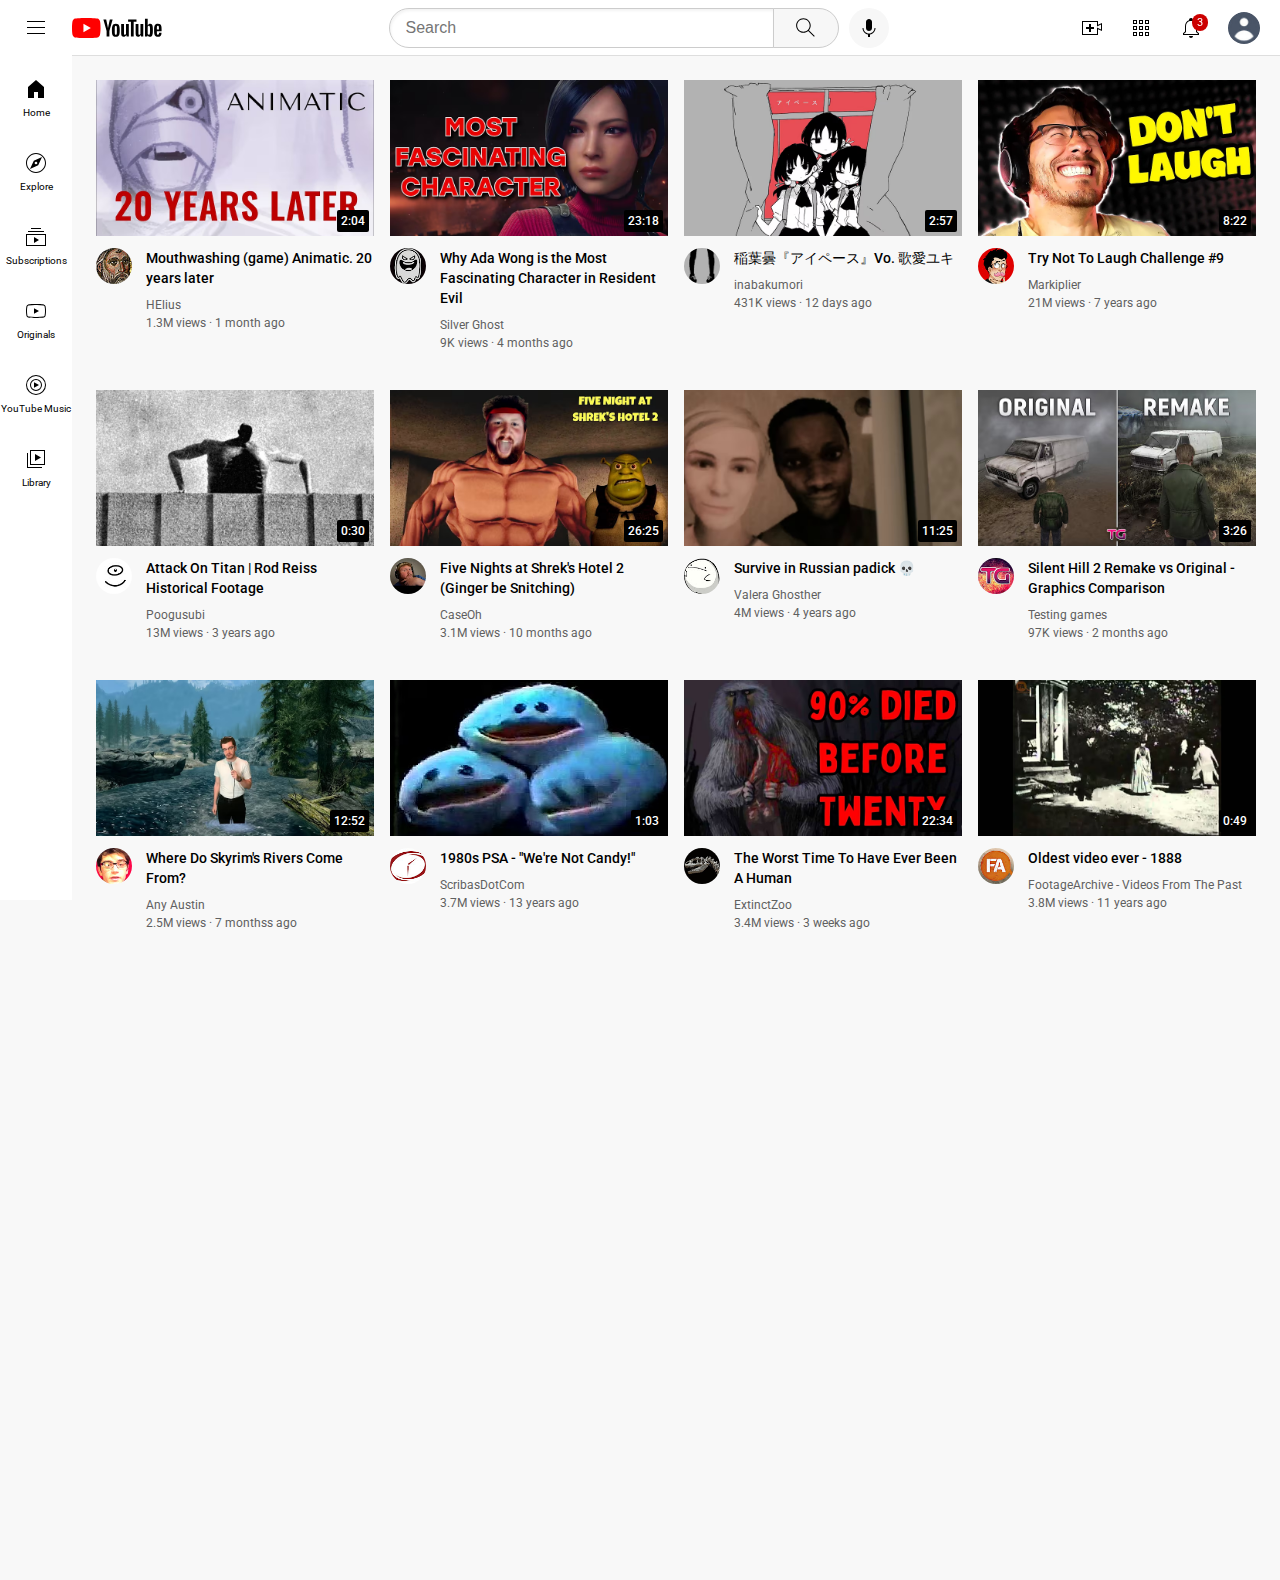
<file: index.html>
<!DOCTYPE html>
<html>
  <head>
    <title>YouTube.com Clone</title>
    
    <link rel="preconnect" href="https://fonts.googleapis.com">
    <link rel="preconnect" href="https://fonts.gstatic.com" crossorigin>
    <link href="https://fonts.googleapis.com/css2?family=Roboto:wght@400;500;700&display=swap" rel="stylesheet">
    
    <link rel="stylesheet" href="styles/general.css">
    <link rel="stylesheet" href="styles/header.css">
    <link rel="stylesheet" href="styles/video.css">
    <link rel="stylesheet" href="styles/sidebar.css">
  </head>
  <body>
    <header class="header">
      <div class="left-section">
        <img class="hamburger-menu" src="icons/hamburger-menu.svg">
        <img class="youtube-logo" src="icons/youtube-logo.svg">
      </div>
      <div class="middle-section">
        <input class="search-bar" type="text" placeholder="Search">
        <button class="search-button">
          <img class="search-icon" src="icons/search.svg">
          <div class="tooltip">Search</div>
        </button>
        <!-- Put position absolute inside position relative -->
        <button class="voice-search-button">
          <img class="voice-search-icon" src="icons/voice-search-icon.svg">
          <div class="tooltip">Search with your voice</div>
        </button>
      </div>
      <div class="right-section">
        <div class="upload-icon-container">
          <img class="upload-icon" src="icons/upload.svg">
          <div class="tooltip">Create</div>
        </div>
        <div class="youtube-apps-icon-container">
          <img class="youtube-apps-icon" src="icons/youtube-apps.svg">
          <div class="tooltip">YouTube apps</div>
        </div>
        <div class="notifications-icon-container">
          <img class="notifications-icon" src="icons/notifications.svg">
          <div class="notifications-count">3</div>
          <div class="tooltip">Notifications</div>
        </div>
        <img class="current-user-picture" src="channel-pics/channels4_profileyoutube.jpg">
      </div>
    </header>

    <nav class="sidebar">
      <div class="sidebar-link">
        <img src="icons/home.svg">
        <div>Home</div>
      </div>
      <div class="sidebar-link">
        <img src="icons/explore.svg">
        <div>Explore</div>
      </div>
      <div class="sidebar-link">
        <img src="icons/subscriptions.svg">
        <div>Subscriptions</div>
      </div>
      <div class="sidebar-link">
        <img src="icons/originals.svg">
        <div>Originals</div>
      </div>
      <div class="sidebar-link">
        <img src="icons/youtube-music.svg">
        <div>YouTube Music</div>
      </div>
      <div class="sidebar-link">
        <img src="icons/library.svg">
        <div>Library</div>
      </div>
    </nav>

    <main>
      <section class="video-grid">
        <div class="video-preview">
          <div class="thumbnail-row">
            <a href="https://youtu.be/jCy9lWC3cOk?si=z0xkbk4EtWTRy5bi" class="video-title-link">
            <img class="thumbnail" src="thumbnails/mouthwash.avif">
            </a>
            <div class="video-time">2:04</div>
          </div>
          <div class="video-info-grid">
            <div class="channel-picture">
              <div class="profile-picture-container">
                <a href="https://youtu.be/jCy9lWC3cOk?si=z0xkbk4EtWTRy5bi" class="video-title-link">
                  <img class="profile-picture" src="channel-pics/channels4_profilemw.jpg">
                </a>
                <div class="channel-tooltip">
                  <img class="channel-tooltip-picture" src="channel-pics/channels4_profilemw.jpg">
                  <div>
                    <div class="channel-tooltip-name">
                      HElius
                    </div>
                    <div class="channel-tooltip-stats">
                      6.67K subscribers
                    </div>
                  </div>
                </div>
              </div>
            </div>
            <div class="video-info">
              <p class="video-title">
                <a href="https://youtu.be/jCy9lWC3cOk?si=z0xkbk4EtWTRy5bi" class="video-title-link">
                Mouthwashing (game) Animatic. 20 years later
                </a>
              </p>
              <div class="video-author-container">            
                <p class="video-author">
                <a href="https://youtu.be/jCy9lWC3cOk?si=z0xkbk4EtWTRy5bi" class="video-author-link">
                HElius
                </a>
                <div class="tooltips">HElius</div>
                </p>
            </div>
              <p class="video-stats">
                1.3M views &#183; 1 month ago
              </p>
            </div>
          </div>
        </div>
  
    
        <div class="video-preview">
          <div class="thumbnail-row">
            <a href="https://youtu.be/QZB5kzF_5mw?si=1Tour6wfSMvfzglG" class="video-title-link">
            <img class="thumbnail" src="thumbnails/hq720.avif">
            </a>
            <div class="video-time">23:18</div>
          </div>
          <div class="video-info-grid">
            <div class="channel-picture">
              <div class="profile-picture-container">
                <a href="https://youtu.be/QZB5kzF_5mw?si=1Tour6wfSMvfzglG" class="video-title-link">
                  <img class="profile-picture" src="channel-pics/channels4_profile.jpg">
                </a>
                <div class="channel-tooltip">
                  <img class="channel-tooltip-picture" src="channel-pics/channels4_profile.jpg">
                  <div>
                    <div class="channel-tooltip-name">
                      Silver Ghost
                    </div>
                    <div class="channel-tooltip-stats">
                      530 subscribers
                    </div>
                  </div>
                </div>
              </div>
            </div>
            <div class="video-info">
              <p class="video-title">
                <a href="https://youtu.be/QZB5kzF_5mw?si=1Tour6wfSMvfzglG" class="video-title-link">
                Why Ada Wong is the Most Fascinating Character in Resident Evil
                </a>
              </p>
              <div class="video-author-container"> 
              <p class="video-author">
                <a href="https://youtu.be/QZB5kzF_5mw?si=1Tour6wfSMvfzglG" class="video-author-link">
                Silver Ghost
                </a>
              </p>
              <div class="tooltips">Silver Ghost</div>
              </div>
              <p class="video-stats">
                9K views &#183; 4 months ago
              </p>
            </div>
          </div>
        </div>
  
  
        <div class="video-preview">
          <div class="thumbnail-row">
            <a href="https://youtu.be/9x7t1s4xMw4?si=PuhG_Mqp-NrgAdcg" class="video-title-link">
            <img class="thumbnail" src="thumbnails/hq720 (1).avif">
            </a>
            <div class="video-time">2:57</div>
          </div>
          <div class="video-info-grid">
            <div class="channel-picture">
              <div class="profile-picture-container">
                <a href="https://youtu.be/9x7t1s4xMw4?si=PuhG_Mqp-NrgAdcg" class="video-title-link">
                  <img class="profile-picture" src="channel-pics/unnamed.jpg">
                </a>
                <div class="channel-tooltip">
                  <img class="channel-tooltip-picture" src="channel-pics/unnamed.jpg">
                  <div>
                    <div class="channel-tooltip-name">
                      inabakumori
                    </div>
                    <div class="channel-tooltip-stats">
                      779K subscribers
                    </div>
                  </div>
                </div>
              </div>
            </div>
            <div class="video-info">
              <p class="video-title">
                <a href="https://youtu.be/9x7t1s4xMw4?si=PuhG_Mqp-NrgAdcg" class="video-title-link">
                稲葉曇『アイペース』Vo. 歌愛ユキ
                </a>
              </p>
              <div class="video-author-container"> 
              <p class="video-author">
                <a href="https://youtu.be/9x7t1s4xMw4?si=PuhG_Mqp-NrgAdcg" class="video-author-link">
                inabakumori
                </a>
              </p>
              <div class="tooltips">inabakumori</div>
              </div>
              <p class="video-stats">
                431K views &#183; 12 days ago
              </p>
            </div>
          </div>
        </div>
  
  
        <div class="video-preview">
          <div class="thumbnail-row">
            <a href="https://youtu.be/mP0RAo9SKZk?si=REMjShNMnF7RvrEg" class="video-title-link">
            <img class="thumbnail" src="thumbnails/thumbnail-2.webp">
            </a>
            <div class="video-time">8:22</div>
          </div>
          <div class="video-info-grid">
            <div class="channel-picture">
              <div class="profile-picture-container">
                <a href="https://youtu.be/mP0RAo9SKZk?si=REMjShNMnF7RvrEg" class="video-title-link">
                  <img class="profile-picture" src="channel-pics/channel-2.jpeg">
                </a>
                <div class="channel-tooltip">
                  <img class="channel-tooltip-picture" src="channel-pics/channel-2.jpeg">
                  <div>
                    <div class="channel-tooltip-name">
                      Markiplier
                    </div>
                    <div class="channel-tooltip-stats">
                      37.1M subscribers
                    </div>
                  </div>
                </div>
              </div>
            </div>
            <div class="video-info">
              <p class="video-title">
                <a href="https://youtu.be/mP0RAo9SKZk?si=REMjShNMnF7RvrEg" class="video-title-link">
               Try Not To Laugh Challenge #9
                </a>
              </p>
              <div class="video-author-container"> 
              <p class="video-author">
                <a href="https://youtu.be/mP0RAo9SKZk?si=REMjShNMnF7RvrEg" class="video-author-link">
                Markiplier
                </a>
              </p>
              <div class="tooltips">Markiplier</div>
              </div>
              <p class="video-stats">
                21M views &#183; 7 years ago
              </p>
            </div>
          </div>
        </div>
  
  
        <div class="video-preview">
          <div class="thumbnail-row">
            <a href="https://youtu.be/OJLYl6zehyU?si=Wq5p4JneKF_mTYvW" class="video-title-link">
            <img class="thumbnail" src="thumbnails/attackontitan.avif">
            </a>
            <div class="video-time">0:30</div>
          </div>
          <div class="video-info-grid">
            <div class="channel-picture">
              <div class="profile-picture-container">
                <a href="https://youtu.be/OJLYl6zehyU?si=Wq5p4JneKF_mTYvW" class="video-title-link">
                  <img class="profile-picture" src="channel-pics/channels4_profileaot.jpg">
                </a>
                <div class="channel-tooltip">
                  <img class="channel-tooltip-picture" src="channel-pics/channels4_profileaot.jpg">
                  <div>
                    <div class="channel-tooltip-name">
                      Poogusubi
                    </div>
                    <div class="channel-tooltip-stats">
                      394K subscribers
                    </div>
                  </div>
                </div>
              </div>
            </div>
            <div class="video-info">
              <p class="video-title">
                <a href="https://youtu.be/OJLYl6zehyU?si=Wq5p4JneKF_mTYvW" class="video-title-link">
                Attack On Titan | Rod Reiss Historical Footage
                </a>
              </p>
              <div class="video-author-container"> 
              <p class="video-author">
                <a href="https://youtu.be/OJLYl6zehyU?si=Wq5p4JneKF_mTYvW" class="video-author-link">
                Poogusubi
                </a>
              </p>
              <div class="tooltips">Poogusubi</div>
              </div>
              <p class="video-stats">
                13M views &#183; 3 years ago
              </p>
            </div>
          </div>
        </div>
  
  
        <div class="video-preview">
          <div class="thumbnail-row">
            <a href="https://youtu.be/IzFZGbWBk3o?si=8YRFrF6wutEGh-mc" class="video-title-link">
            <img class="thumbnail" src="thumbnails/hq7202.avif">
            </a>
            <div class="video-time">26:25</div>
          </div> 
          <div class="video-info-grid">
            <div class="channel-picture">
              <div class="profile-picture-container">
                <a href="https://youtu.be/IzFZGbWBk3o?si=8YRFrF6wutEGh-mc" class="video-title-link">
                  <img class="profile-picture" src="channel-pics/channels4_profile1.jpg">
                </a>
                <div class="channel-tooltip">
                  <img class="channel-tooltip-picture" src="channel-pics/channels4_profile1.jpg">
                  <div>
                    <div class="channel-tooltip-name">
                      CaseOh
                    </div>
                    <div class="channel-tooltip-stats">
                      6.38M subscribers
                    </div>
                  </div>
                </div>
              </div>
            </div>
            <div class="video-info">
              <p class="video-title">
                <a href="https://youtu.be/IzFZGbWBk3o?si=8YRFrF6wutEGh-mc" class="video-title-link">
                Five Nights at Shrek's Hotel 2 (Ginger be Snitching)
                </a>
              </p>
              <div class="video-author-container">
              <p class="video-author">
                <a href="https://youtu.be/IzFZGbWBk3o?si=8YRFrF6wutEGh-mc" class="video-author-link">
                CaseOh
                </a>
              </p>
              <div class="tooltips">CaseOh</div>
              </div>
              <p class="video-stats">
                3.1M views &#183; 10 months ago
              </p>
            </div>
          </div>
        </div>
  
  
        <div class="video-preview">
          <div class="thumbnail-row">
            <a href="https://youtu.be/WMwv2xTiiMo?si=mrZfXMWtpMpTW8eZ" class="video-title-link">
            <img class="thumbnail" src="thumbnails/hq720pa.avif">
            </a>
            <div class="video-time">11:25</div>
          </div>
          <div class="video-info-grid">
            <div class="channel-picture">
              <div class="profile-picture-container">
                <a href="https://youtu.be/WMwv2xTiiMo?si=mrZfXMWtpMpTW8eZ" class="video-title-link">
                  <img class="profile-picture" src="channel-pics/unnamed1.jpg">
                </a>
                <div class="channel-tooltip">
                  <img class="channel-tooltip-picture" src="channel-pics/unnamed1.jpg">
                  <div>
                    <div class="channel-tooltip-name">
                      Valera Ghosther
                    </div>
                    <div class="channel-tooltip-stats">
                      5.31M subscribers
                    </div>
                  </div>
                </div>
              </div>
            </div>
            <div class="video-info">
              <p class="video-title">
                <a href="https://youtu.be/WMwv2xTiiMo?si=mrZfXMWtpMpTW8eZ" class="video-title-link">
               Survive in Russian padick 💀
                </a>
              </p>
              <div class="video-author-container">
              <p class="video-author">
                <a href="https://youtu.be/WMwv2xTiiMo?si=mrZfXMWtpMpTW8eZ" class="video-author-link">
                Valera Ghosther
                </a>
              </p>
              <div class="tooltips">Valera Ghosther</div>
              </div>
              <p class="video-stats">
                4M views &#183; 4 years ago
              </p>
            </div>
          </div>
        </div>
  
  
        <div class="video-preview">
          <div class="thumbnail-row">
            <a href="https://youtu.be/8uEnE08gZtA?si=RLCPReiWVJWMDKbT" class="video-title-link">
            <img class="thumbnail" src="thumbnails/silenthill.avif">
            </a>
            <div class="video-time">3:26</div>
          </div>
          <div class="video-info-grid">
            <div class="channel-picture">
              <div class="profile-picture-container">
                <a href="https://youtu.be/8uEnE08gZtA?si=RLCPReiWVJWMDKbT" class="video-title-link">
                  <img class="profile-picture" src="channel-pics/silentpic.jpg">
                </a>
                <div class="channel-tooltip">
                  <img class="channel-tooltip-picture" src="channel-pics/silentpic.jpg">
                  <div>
                    <div class="channel-tooltip-name">
                      Testing games
                    </div>
                    <div class="channel-tooltip-stats">
                      516K subscribers
                    </div>
                  </div>
                </div>
              </div>
            </div>
            <div class="video-info">
              <p class="video-title">
                <a href="https://youtu.be/8uEnE08gZtA?si=RLCPReiWVJWMDKbT" class="video-title-link">
                Silent Hill 2 Remake vs Original - Graphics Comparison
                </a>
              </p>
              <div class="video-author-container">
              <p class="video-author">
                <a href="https://youtu.be/8uEnE08gZtA?si=RLCPReiWVJWMDKbT" class="video-author-link">
                Testing games
                </a>
              </p>
              <div class="tooltips">Testing games</div>
              </div>
              <p class="video-stats">
                97K views &#183; 2 months ago
              </p>
            </div>
          </div>
        </div>
  
  
        <div class="video-preview">
          <div class="thumbnail-row">
            <a href="https://youtu.be/69u_Pxb_8zI?si=Fn8hg5eAB12wRZhy" class="video-title-link">
            <img class="thumbnail" src="thumbnails/skyrim.avif">
            </a>
            <div class="video-time">12:52</div>
          </div>
          <div class="video-info-grid">
            <div class="channel-picture">
              <div class="profile-picture-container">
                <a href="https://youtu.be/69u_Pxb_8zI?si=Fn8hg5eAB12wRZhy" class="video-title-link">
                  <img class="profile-picture" src="channel-pics/sk.jpg">
                </a>
                <div class="channel-tooltip">
                  <img class="channel-tooltip-picture" src="channel-pics/sk.jpg">
                  <div>
                    <div class="channel-tooltip-name">
                      Any Austin
                    </div>
                    <div class="channel-tooltip-stats">
                      600K subscribers
                    </div>
                  </div>
                </div>
              </div>
            </div>
            <div class="video-info">
              <p class="video-title">
                <a href="https://youtu.be/69u_Pxb_8zI?si=Fn8hg5eAB12wRZhy" class="video-title-link">
                Where Do Skyrim's Rivers Come From?
                </a>
              </p>
              <div class="video-author-container">
              <p class="video-author">
                <a href="https://youtu.be/69u_Pxb_8zI?si=Fn8hg5eAB12wRZhy" class="video-author-link">
                Any Austin
                </a>
              </p>
              <div class="tooltips">Any Austin</div>
              </div>
              <p class="video-stats">
                2.5M views &#183; 7 monthss ago
              </p>
            </div>
          </div>
        </div>
  
  
        <div class="video-preview">
          <div class="thumbnail-row">
            <a href="https://youtu.be/VHSdTFbU3Ts?si=_xBwDNu9_sHjqnkl" class="video-title-link">
            <img class="thumbnail" src="thumbnails/balls.avif">
            </a>
            <div class="video-time">1:03</div>
          </div>
          <div class="video-info-grid">
            <div class="channel-picture">
              <div class="profile-picture-container">
                <a href="https://youtu.be/VHSdTFbU3Ts?si=_xBwDNu9_sHjqnkl" class="video-title-link">
                  <img class="profile-picture" src="channel-pics/clock.jpg">
                </a>
                <div class="channel-tooltip">
                  <img class="channel-tooltip-picture" src="channel-pics/clock.jpg">
                  <div>
                    <div class="channel-tooltip-name">
                      ScribasDotCom
                    </div>
                    <div class="channel-tooltip-stats">
                      8.67K subscribers
                    </div>
                  </div>
                </div>
              </div>
            </div>
            <div class="video-info">
              <p class="video-title">
                <a href="https://youtu.be/VHSdTFbU3Ts?si=_xBwDNu9_sHjqnkl" class="video-title-link">
                1980s PSA - "We're Not Candy!"
                </a>
              </p>
              <div class="video-author-container">
              <p class="video-author">
                <a href="https://youtu.be/VHSdTFbU3Ts?si=_xBwDNu9_sHjqnkl" class="video-author-link">
                ScribasDotCom
                </a>
              </p>
              <div class="tooltips">ScribasDotCom</div>
              </div>
              <p class="video-stats">
                3.7M views &#183; 13 years ago
              </p>
            </div>
          </div>
        </div>
  
  
        <div class="video-preview">
          <div class="thumbnail-row">
            <a href="https://youtu.be/TaG2zCVotxE?si=rIbSt2O_332GFFpY" class="video-title-link">
            <img class="thumbnail" src="thumbnails/died.avif">
            </a>
            <div class="video-time">22:34</div>
          </div>
          <div class="video-info-grid">
            <div class="channel-picture">
              <div class="profile-picture-container">
                <a href="https://youtu.be/TaG2zCVotxE?si=rIbSt2O_332GFFpY" class="video-title-link">
                  <img class="profile-picture" src="channel-pics/dino.jpg">
                </a>
                <div class="channel-tooltip">
                  <img class="channel-tooltip-picture" src="channel-pics/dino.jpg">
                  <div>
                    <div class="channel-tooltip-name">
                      ExtinctZoo
                    </div>
                    <div class="channel-tooltip-stats">
                      570K subscribers
                    </div>
                  </div>
                </div>
              </div>
            </div>
            <div class="video-info">
              <p class="video-title">
                <a href="https://youtu.be/TaG2zCVotxE?si=rIbSt2O_332GFFpY" class="video-title-link">
                The Worst Time To Have Ever Been A Human
                </a>
              </p>
              <div class="video-author-container">
              <p class="video-author">
                <a href="https://youtu.be/TaG2zCVotxE?si=rIbSt2O_332GFFpY" class="video-author-link">
                ExtinctZoo
                </a>
              </p>
              <div class="tooltips">ExtinctZoo</div>
              </div>
              <p class="video-stats">
                3.4M views &#183; 3 weeks ago
              </p>
            </div>
          </div>
        </div>
  
  
        <div class="video-preview">
          <div class="thumbnail-row">
            <a href="https://youtu.be/tc-L9_4jGc4?si=Bm9xyK-ohbQ6uSGl" class="video-title-link">
            <img class="thumbnail" src="thumbnails/oldest.avif">
            </a>
            <div class="video-time">0:49</div>
          </div>
          <div class="video-info-grid">
            <div class="channel-picture">
              <div class="profile-picture-container">
                <a href="https://youtu.be/tc-L9_4jGc4?si=Bm9xyK-ohbQ6uSGl" class="video-title-link">
                  <img class="profile-picture" src="channel-pics/footage.jpg">
                </a>
                <div class="channel-tooltip">
                  <img class="channel-tooltip-picture" src="channel-pics/footage.jpg">
                  <div>
                    <div class="channel-tooltip-name">
                      FootageArchive - Videos From The Past
                    </div>
                    <div class="channel-tooltip-stats">
                      158K subscribers
                    </div>
                  </div>
                </div>
              </div>
            </div>
            <div class="video-info">
              <p class="video-title">
                <a href="https://youtu.be/tc-L9_4jGc4?si=Bm9xyK-ohbQ6uSGl" class="video-title-link">
                Oldest video ever - 1888
                </a>
              </p>
              <div class="video-author-container">
              <p class="video-author">
                <a href="https://youtu.be/tc-L9_4jGc4?si=Bm9xyK-ohbQ6uSGl" class="video-author-link">
                FootageArchive - Videos From The Past
                </a>
              </p>
              <div class="tooltips">FootageArchive - Videos From The Past</div>
              </div>
              <p class="video-stats">
                3.8M views &#183; 11 years ago
              </p>
            </div>
          </div>
      </section>
    </main>
  </body>
</html>
</file>
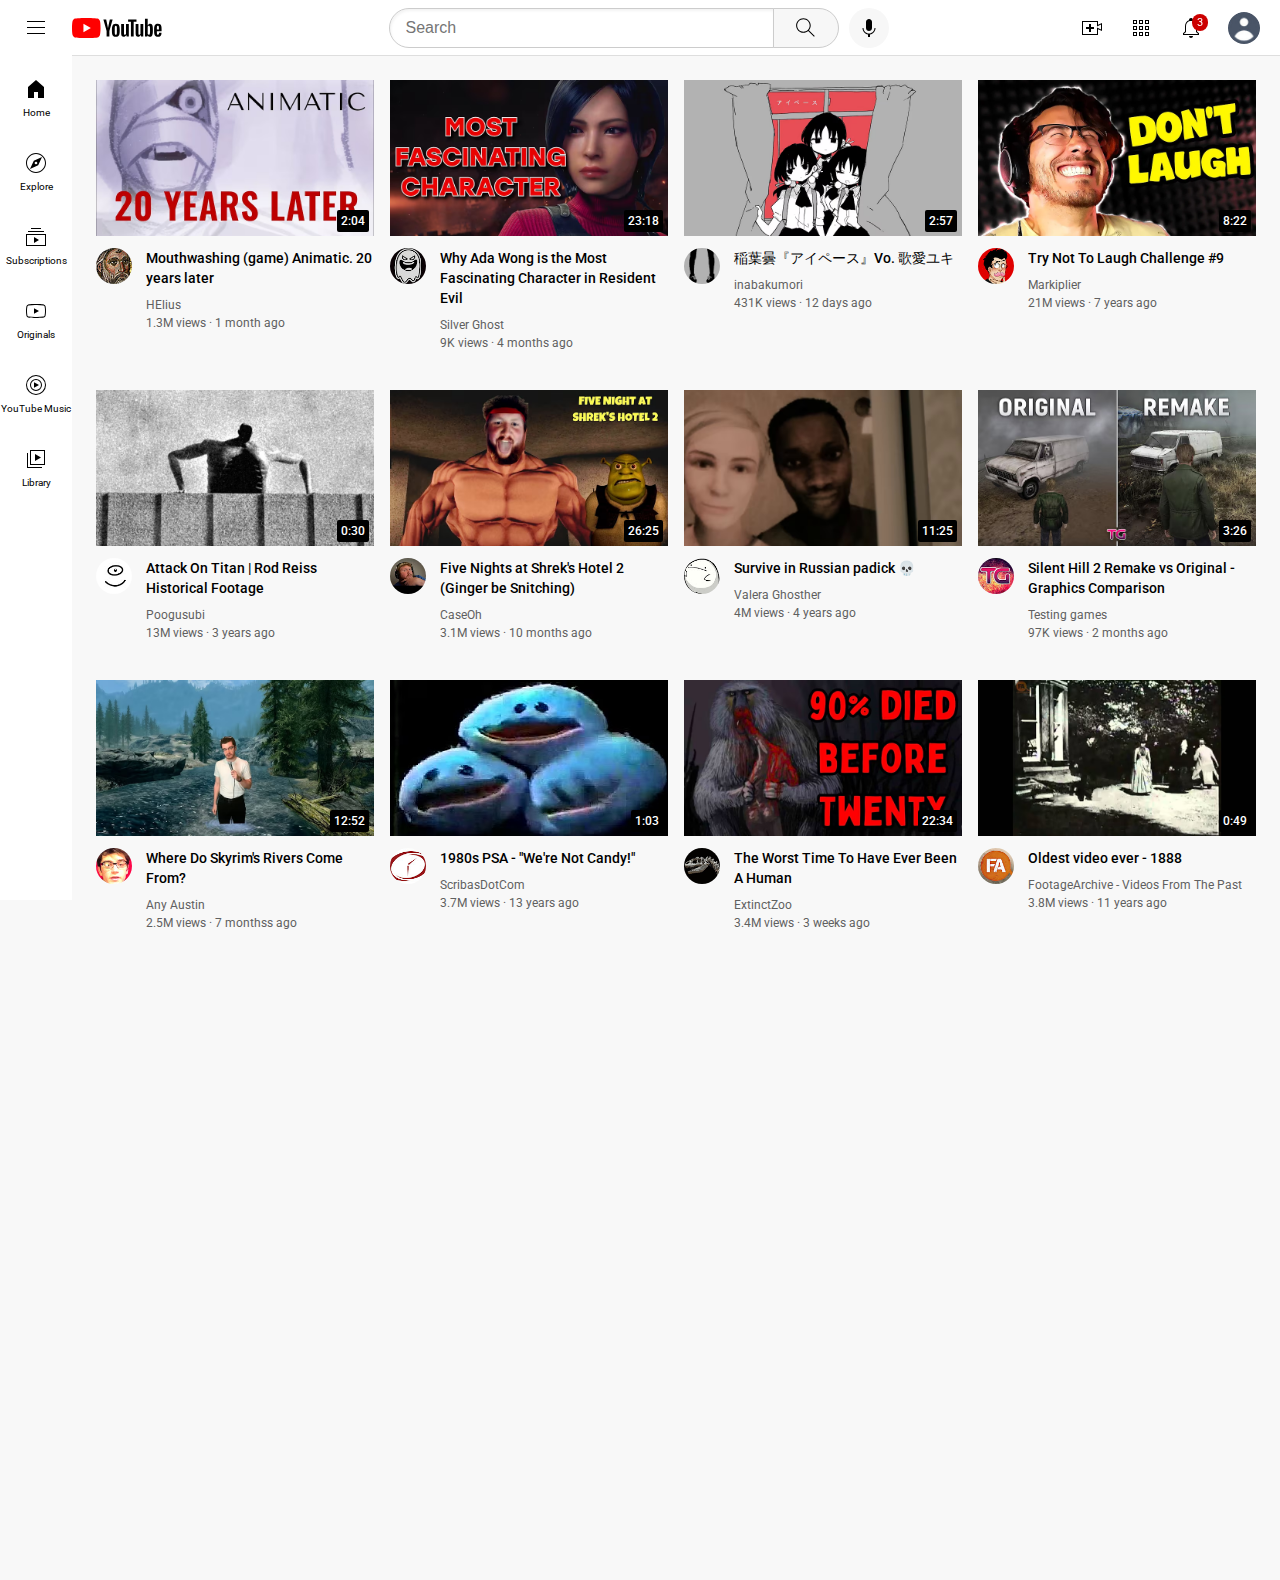
<file: youtube.html>
<!DOCTYPE html>
<html>
  <head>
    <title>YouTube.com Clone</title>
    
    <link rel="preconnect" href="https://fonts.googleapis.com">
    <link rel="preconnect" href="https://fonts.gstatic.com" crossorigin>
    <link href="https://fonts.googleapis.com/css2?family=Roboto:wght@400;500;700&display=swap" rel="stylesheet">
    
    <link rel="stylesheet" href="styles/general.css">
    <link rel="stylesheet" href="styles/header.css">
    <link rel="stylesheet" href="styles/video.css">
    <link rel="stylesheet" href="styles/sidebar.css">
  </head>
  <body>
    <header class="header">
      <div class="left-section">
        <img class="hamburger-menu" src="icons/hamburger-menu.svg">
        <img class="youtube-logo" src="icons/youtube-logo.svg">
      </div>
      <div class="middle-section">
        <input class="search-bar" type="text" placeholder="Search">
        <button class="search-button">
          <img class="search-icon" src="icons/search.svg">
          <div class="tooltip">Search</div>
        </button>
        <!-- Put position absolute inside position relative -->
        <button class="voice-search-button">
          <img class="voice-search-icon" src="icons/voice-search-icon.svg">
          <div class="tooltip">Search with your voice</div>
        </button>
      </div>
      <div class="right-section">
        <div class="upload-icon-container">
          <img class="upload-icon" src="icons/upload.svg">
          <div class="tooltip">Create</div>
        </div>
        <div class="youtube-apps-icon-container">
          <img class="youtube-apps-icon" src="icons/youtube-apps.svg">
          <div class="tooltip">YouTube apps</div>
        </div>
        <div class="notifications-icon-container">
          <img class="notifications-icon" src="icons/notifications.svg">
          <div class="notifications-count">3</div>
          <div class="tooltip">Notifications</div>
        </div>
        <img class="current-user-picture" src="channel-pics/channels4_profileyoutube.jpg">
      </div>
    </header>

    <nav class="sidebar">
      <div class="sidebar-link">
        <img src="icons/home.svg">
        <div>Home</div>
      </div>
      <div class="sidebar-link">
        <img src="icons/explore.svg">
        <div>Explore</div>
      </div>
      <div class="sidebar-link">
        <img src="icons/subscriptions.svg">
        <div>Subscriptions</div>
      </div>
      <div class="sidebar-link">
        <img src="icons/originals.svg">
        <div>Originals</div>
      </div>
      <div class="sidebar-link">
        <img src="icons/youtube-music.svg">
        <div>YouTube Music</div>
      </div>
      <div class="sidebar-link">
        <img src="icons/library.svg">
        <div>Library</div>
      </div>
    </nav>

    <main>
      <section class="video-grid">
        <div class="video-preview">
          <div class="thumbnail-row">
            <a href="https://youtu.be/jCy9lWC3cOk?si=z0xkbk4EtWTRy5bi" class="video-title-link">
            <img class="thumbnail" src="thumbnails/mouthwash.avif">
            </a>
            <div class="video-time">2:04</div>
          </div>
          <div class="video-info-grid">
            <div class="channel-picture">
              <div class="profile-picture-container">
                <a href="https://youtu.be/jCy9lWC3cOk?si=z0xkbk4EtWTRy5bi" class="video-title-link">
                  <img class="profile-picture" src="channel-pics/channels4_profilemw.jpg">
                </a>
                <div class="channel-tooltip">
                  <img class="channel-tooltip-picture" src="channel-pics/channels4_profilemw.jpg">
                  <div>
                    <div class="channel-tooltip-name">
                      HElius
                    </div>
                    <div class="channel-tooltip-stats">
                      6.67K subscribers
                    </div>
                  </div>
                </div>
              </div>
            </div>
            <div class="video-info">
              <p class="video-title">
                <a href="https://youtu.be/jCy9lWC3cOk?si=z0xkbk4EtWTRy5bi" class="video-title-link">
                Mouthwashing (game) Animatic. 20 years later
                </a>
              </p>
              <div class="video-author-container">            
                <p class="video-author">
                <a href="https://youtu.be/jCy9lWC3cOk?si=z0xkbk4EtWTRy5bi" class="video-author-link">
                HElius
                </a>
                <div class="tooltips">HElius</div>
                </p>
            </div>
              <p class="video-stats">
                1.3M views &#183; 1 month ago
              </p>
            </div>
          </div>
        </div>
  
    
        <div class="video-preview">
          <div class="thumbnail-row">
            <a href="https://youtu.be/QZB5kzF_5mw?si=1Tour6wfSMvfzglG" class="video-title-link">
            <img class="thumbnail" src="thumbnails/hq720.avif">
            </a>
            <div class="video-time">23:18</div>
          </div>
          <div class="video-info-grid">
            <div class="channel-picture">
              <div class="profile-picture-container">
                <a href="https://youtu.be/QZB5kzF_5mw?si=1Tour6wfSMvfzglG" class="video-title-link">
                  <img class="profile-picture" src="channel-pics/channels4_profile.jpg">
                </a>
                <div class="channel-tooltip">
                  <img class="channel-tooltip-picture" src="channel-pics/channels4_profile.jpg">
                  <div>
                    <div class="channel-tooltip-name">
                      Silver Ghost
                    </div>
                    <div class="channel-tooltip-stats">
                      530 subscribers
                    </div>
                  </div>
                </div>
              </div>
            </div>
            <div class="video-info">
              <p class="video-title">
                <a href="https://youtu.be/QZB5kzF_5mw?si=1Tour6wfSMvfzglG" class="video-title-link">
                Why Ada Wong is the Most Fascinating Character in Resident Evil
                </a>
              </p>
              <div class="video-author-container"> 
              <p class="video-author">
                <a href="https://youtu.be/QZB5kzF_5mw?si=1Tour6wfSMvfzglG" class="video-author-link">
                Silver Ghost
                </a>
              </p>
              <div class="tooltips">Silver Ghost</div>
              </div>
              <p class="video-stats">
                9K views &#183; 4 months ago
              </p>
            </div>
          </div>
        </div>
  
  
        <div class="video-preview">
          <div class="thumbnail-row">
            <a href="https://youtu.be/9x7t1s4xMw4?si=PuhG_Mqp-NrgAdcg" class="video-title-link">
            <img class="thumbnail" src="thumbnails/hq720 (1).avif">
            </a>
            <div class="video-time">2:57</div>
          </div>
          <div class="video-info-grid">
            <div class="channel-picture">
              <div class="profile-picture-container">
                <a href="https://youtu.be/9x7t1s4xMw4?si=PuhG_Mqp-NrgAdcg" class="video-title-link">
                  <img class="profile-picture" src="channel-pics/unnamed.jpg">
                </a>
                <div class="channel-tooltip">
                  <img class="channel-tooltip-picture" src="channel-pics/unnamed.jpg">
                  <div>
                    <div class="channel-tooltip-name">
                      inabakumori
                    </div>
                    <div class="channel-tooltip-stats">
                      779K subscribers
                    </div>
                  </div>
                </div>
              </div>
            </div>
            <div class="video-info">
              <p class="video-title">
                <a href="https://youtu.be/9x7t1s4xMw4?si=PuhG_Mqp-NrgAdcg" class="video-title-link">
                稲葉曇『アイペース』Vo. 歌愛ユキ
                </a>
              </p>
              <div class="video-author-container"> 
              <p class="video-author">
                <a href="https://youtu.be/9x7t1s4xMw4?si=PuhG_Mqp-NrgAdcg" class="video-author-link">
                inabakumori
                </a>
              </p>
              <div class="tooltips">inabakumori</div>
              </div>
              <p class="video-stats">
                431K views &#183; 12 days ago
              </p>
            </div>
          </div>
        </div>
  
  
        <div class="video-preview">
          <div class="thumbnail-row">
            <a href="https://youtu.be/mP0RAo9SKZk?si=REMjShNMnF7RvrEg" class="video-title-link">
            <img class="thumbnail" src="thumbnails/thumbnail-2.webp">
            </a>
            <div class="video-time">8:22</div>
          </div>
          <div class="video-info-grid">
            <div class="channel-picture">
              <div class="profile-picture-container">
                <a href="https://youtu.be/mP0RAo9SKZk?si=REMjShNMnF7RvrEg" class="video-title-link">
                  <img class="profile-picture" src="channel-pics/channel-2.jpeg">
                </a>
                <div class="channel-tooltip">
                  <img class="channel-tooltip-picture" src="channel-pics/channel-2.jpeg">
                  <div>
                    <div class="channel-tooltip-name">
                      Markiplier
                    </div>
                    <div class="channel-tooltip-stats">
                      37.1M subscribers
                    </div>
                  </div>
                </div>
              </div>
            </div>
            <div class="video-info">
              <p class="video-title">
                <a href="https://youtu.be/mP0RAo9SKZk?si=REMjShNMnF7RvrEg" class="video-title-link">
               Try Not To Laugh Challenge #9
                </a>
              </p>
              <div class="video-author-container"> 
              <p class="video-author">
                <a href="https://youtu.be/mP0RAo9SKZk?si=REMjShNMnF7RvrEg" class="video-author-link">
                Markiplier
                </a>
              </p>
              <div class="tooltips">Markiplier</div>
              </div>
              <p class="video-stats">
                21M views &#183; 7 years ago
              </p>
            </div>
          </div>
        </div>
  
  
        <div class="video-preview">
          <div class="thumbnail-row">
            <a href="https://youtu.be/OJLYl6zehyU?si=Wq5p4JneKF_mTYvW" class="video-title-link">
            <img class="thumbnail" src="thumbnails/attackontitan.avif">
            </a>
            <div class="video-time">0:30</div>
          </div>
          <div class="video-info-grid">
            <div class="channel-picture">
              <div class="profile-picture-container">
                <a href="https://youtu.be/OJLYl6zehyU?si=Wq5p4JneKF_mTYvW" class="video-title-link">
                  <img class="profile-picture" src="channel-pics/channels4_profileaot.jpg">
                </a>
                <div class="channel-tooltip">
                  <img class="channel-tooltip-picture" src="channel-pics/channels4_profileaot.jpg">
                  <div>
                    <div class="channel-tooltip-name">
                      Poogusubi
                    </div>
                    <div class="channel-tooltip-stats">
                      394K subscribers
                    </div>
                  </div>
                </div>
              </div>
            </div>
            <div class="video-info">
              <p class="video-title">
                <a href="https://youtu.be/OJLYl6zehyU?si=Wq5p4JneKF_mTYvW" class="video-title-link">
                Attack On Titan | Rod Reiss Historical Footage
                </a>
              </p>
              <div class="video-author-container"> 
              <p class="video-author">
                <a href="https://youtu.be/OJLYl6zehyU?si=Wq5p4JneKF_mTYvW" class="video-author-link">
                Poogusubi
                </a>
              </p>
              <div class="tooltips">Poogusubi</div>
              </div>
              <p class="video-stats">
                13M views &#183; 3 years ago
              </p>
            </div>
          </div>
        </div>
  
  
        <div class="video-preview">
          <div class="thumbnail-row">
            <a href="https://youtu.be/IzFZGbWBk3o?si=8YRFrF6wutEGh-mc" class="video-title-link">
            <img class="thumbnail" src="thumbnails/hq7202.avif">
            </a>
            <div class="video-time">26:25</div>
          </div> 
          <div class="video-info-grid">
            <div class="channel-picture">
              <div class="profile-picture-container">
                <a href="https://youtu.be/IzFZGbWBk3o?si=8YRFrF6wutEGh-mc" class="video-title-link">
                  <img class="profile-picture" src="channel-pics/channels4_profile1.jpg">
                </a>
                <div class="channel-tooltip">
                  <img class="channel-tooltip-picture" src="channel-pics/channels4_profile1.jpg">
                  <div>
                    <div class="channel-tooltip-name">
                      CaseOh
                    </div>
                    <div class="channel-tooltip-stats">
                      6.38M subscribers
                    </div>
                  </div>
                </div>
              </div>
            </div>
            <div class="video-info">
              <p class="video-title">
                <a href="https://youtu.be/IzFZGbWBk3o?si=8YRFrF6wutEGh-mc" class="video-title-link">
                Five Nights at Shrek's Hotel 2 (Ginger be Snitching)
                </a>
              </p>
              <div class="video-author-container">
              <p class="video-author">
                <a href="https://youtu.be/IzFZGbWBk3o?si=8YRFrF6wutEGh-mc" class="video-author-link">
                CaseOh
                </a>
              </p>
              <div class="tooltips">CaseOh</div>
              </div>
              <p class="video-stats">
                3.1M views &#183; 10 months ago
              </p>
            </div>
          </div>
        </div>
  
  
        <div class="video-preview">
          <div class="thumbnail-row">
            <a href="https://youtu.be/WMwv2xTiiMo?si=mrZfXMWtpMpTW8eZ" class="video-title-link">
            <img class="thumbnail" src="thumbnails/hq720pa.avif">
            </a>
            <div class="video-time">11:25</div>
          </div>
          <div class="video-info-grid">
            <div class="channel-picture">
              <div class="profile-picture-container">
                <a href="https://youtu.be/WMwv2xTiiMo?si=mrZfXMWtpMpTW8eZ" class="video-title-link">
                  <img class="profile-picture" src="channel-pics/unnamed1.jpg">
                </a>
                <div class="channel-tooltip">
                  <img class="channel-tooltip-picture" src="channel-pics/unnamed1.jpg">
                  <div>
                    <div class="channel-tooltip-name">
                      Valera Ghosther
                    </div>
                    <div class="channel-tooltip-stats">
                      5.31M subscribers
                    </div>
                  </div>
                </div>
              </div>
            </div>
            <div class="video-info">
              <p class="video-title">
                <a href="https://youtu.be/WMwv2xTiiMo?si=mrZfXMWtpMpTW8eZ" class="video-title-link">
               Survive in Russian padick 💀
                </a>
              </p>
              <div class="video-author-container">
              <p class="video-author">
                <a href="https://youtu.be/WMwv2xTiiMo?si=mrZfXMWtpMpTW8eZ" class="video-author-link">
                Valera Ghosther
                </a>
              </p>
              <div class="tooltips">Valera Ghosther</div>
              </div>
              <p class="video-stats">
                4M views &#183; 4 years ago
              </p>
            </div>
          </div>
        </div>
  
  
        <div class="video-preview">
          <div class="thumbnail-row">
            <a href="https://youtu.be/8uEnE08gZtA?si=RLCPReiWVJWMDKbT" class="video-title-link">
            <img class="thumbnail" src="thumbnails/silenthill.avif">
            </a>
            <div class="video-time">3:26</div>
          </div>
          <div class="video-info-grid">
            <div class="channel-picture">
              <div class="profile-picture-container">
                <a href="https://youtu.be/8uEnE08gZtA?si=RLCPReiWVJWMDKbT" class="video-title-link">
                  <img class="profile-picture" src="channel-pics/silentpic.jpg">
                </a>
                <div class="channel-tooltip">
                  <img class="channel-tooltip-picture" src="channel-pics/silentpic.jpg">
                  <div>
                    <div class="channel-tooltip-name">
                      Testing games
                    </div>
                    <div class="channel-tooltip-stats">
                      516K subscribers
                    </div>
                  </div>
                </div>
              </div>
            </div>
            <div class="video-info">
              <p class="video-title">
                <a href="https://youtu.be/8uEnE08gZtA?si=RLCPReiWVJWMDKbT" class="video-title-link">
                Silent Hill 2 Remake vs Original - Graphics Comparison
                </a>
              </p>
              <div class="video-author-container">
              <p class="video-author">
                <a href="https://youtu.be/8uEnE08gZtA?si=RLCPReiWVJWMDKbT" class="video-author-link">
                Testing games
                </a>
              </p>
              <div class="tooltips">Testing games</div>
              </div>
              <p class="video-stats">
                97K views &#183; 2 months ago
              </p>
            </div>
          </div>
        </div>
  
  
        <div class="video-preview">
          <div class="thumbnail-row">
            <a href="https://youtu.be/69u_Pxb_8zI?si=Fn8hg5eAB12wRZhy" class="video-title-link">
            <img class="thumbnail" src="thumbnails/skyrim.avif">
            </a>
            <div class="video-time">12:52</div>
          </div>
          <div class="video-info-grid">
            <div class="channel-picture">
              <div class="profile-picture-container">
                <a href="https://youtu.be/69u_Pxb_8zI?si=Fn8hg5eAB12wRZhy" class="video-title-link">
                  <img class="profile-picture" src="channel-pics/sk.jpg">
                </a>
                <div class="channel-tooltip">
                  <img class="channel-tooltip-picture" src="channel-pics/sk.jpg">
                  <div>
                    <div class="channel-tooltip-name">
                      Any Austin
                    </div>
                    <div class="channel-tooltip-stats">
                      600K subscribers
                    </div>
                  </div>
                </div>
              </div>
            </div>
            <div class="video-info">
              <p class="video-title">
                <a href="https://youtu.be/69u_Pxb_8zI?si=Fn8hg5eAB12wRZhy" class="video-title-link">
                Where Do Skyrim's Rivers Come From?
                </a>
              </p>
              <div class="video-author-container">
              <p class="video-author">
                <a href="https://youtu.be/69u_Pxb_8zI?si=Fn8hg5eAB12wRZhy" class="video-author-link">
                Any Austin
                </a>
              </p>
              <div class="tooltips">Any Austin</div>
              </div>
              <p class="video-stats">
                2.5M views &#183; 7 monthss ago
              </p>
            </div>
          </div>
        </div>
  
  
        <div class="video-preview">
          <div class="thumbnail-row">
            <a href="https://youtu.be/VHSdTFbU3Ts?si=_xBwDNu9_sHjqnkl" class="video-title-link">
            <img class="thumbnail" src="thumbnails/balls.avif">
            </a>
            <div class="video-time">1:03</div>
          </div>
          <div class="video-info-grid">
            <div class="channel-picture">
              <div class="profile-picture-container">
                <a href="https://youtu.be/VHSdTFbU3Ts?si=_xBwDNu9_sHjqnkl" class="video-title-link">
                  <img class="profile-picture" src="channel-pics/clock.jpg">
                </a>
                <div class="channel-tooltip">
                  <img class="channel-tooltip-picture" src="channel-pics/clock.jpg">
                  <div>
                    <div class="channel-tooltip-name">
                      ScribasDotCom
                    </div>
                    <div class="channel-tooltip-stats">
                      8.67K subscribers
                    </div>
                  </div>
                </div>
              </div>
            </div>
            <div class="video-info">
              <p class="video-title">
                <a href="https://youtu.be/VHSdTFbU3Ts?si=_xBwDNu9_sHjqnkl" class="video-title-link">
                1980s PSA - "We're Not Candy!"
                </a>
              </p>
              <div class="video-author-container">
              <p class="video-author">
                <a href="https://youtu.be/VHSdTFbU3Ts?si=_xBwDNu9_sHjqnkl" class="video-author-link">
                ScribasDotCom
                </a>
              </p>
              <div class="tooltips">ScribasDotCom</div>
              </div>
              <p class="video-stats">
                3.7M views &#183; 13 years ago
              </p>
            </div>
          </div>
        </div>
  
  
        <div class="video-preview">
          <div class="thumbnail-row">
            <a href="https://youtu.be/TaG2zCVotxE?si=rIbSt2O_332GFFpY" class="video-title-link">
            <img class="thumbnail" src="thumbnails/died.avif">
            </a>
            <div class="video-time">22:34</div>
          </div>
          <div class="video-info-grid">
            <div class="channel-picture">
              <div class="profile-picture-container">
                <a href="https://youtu.be/TaG2zCVotxE?si=rIbSt2O_332GFFpY" class="video-title-link">
                  <img class="profile-picture" src="channel-pics/dino.jpg">
                </a>
                <div class="channel-tooltip">
                  <img class="channel-tooltip-picture" src="channel-pics/dino.jpg">
                  <div>
                    <div class="channel-tooltip-name">
                      ExtinctZoo
                    </div>
                    <div class="channel-tooltip-stats">
                      570K subscribers
                    </div>
                  </div>
                </div>
              </div>
            </div>
            <div class="video-info">
              <p class="video-title">
                <a href="https://youtu.be/TaG2zCVotxE?si=rIbSt2O_332GFFpY" class="video-title-link">
                The Worst Time To Have Ever Been A Human
                </a>
              </p>
              <div class="video-author-container">
              <p class="video-author">
                <a href="https://youtu.be/TaG2zCVotxE?si=rIbSt2O_332GFFpY" class="video-author-link">
                ExtinctZoo
                </a>
              </p>
              <div class="tooltips">ExtinctZoo</div>
              </div>
              <p class="video-stats">
                3.4M views &#183; 3 weeks ago
              </p>
            </div>
          </div>
        </div>
  
  
        <div class="video-preview">
          <div class="thumbnail-row">
            <a href="https://youtu.be/tc-L9_4jGc4?si=Bm9xyK-ohbQ6uSGl" class="video-title-link">
            <img class="thumbnail" src="thumbnails/oldest.avif">
            </a>
            <div class="video-time">0:49</div>
          </div>
          <div class="video-info-grid">
            <div class="channel-picture">
              <div class="profile-picture-container">
                <a href="https://youtu.be/tc-L9_4jGc4?si=Bm9xyK-ohbQ6uSGl" class="video-title-link">
                  <img class="profile-picture" src="channel-pics/footage.jpg">
                </a>
                <div class="channel-tooltip">
                  <img class="channel-tooltip-picture" src="channel-pics/footage.jpg">
                  <div>
                    <div class="channel-tooltip-name">
                      FootageArchive - Videos From The Past
                    </div>
                    <div class="channel-tooltip-stats">
                      158K subscribers
                    </div>
                  </div>
                </div>
              </div>
            </div>
            <div class="video-info">
              <p class="video-title">
                <a href="https://youtu.be/tc-L9_4jGc4?si=Bm9xyK-ohbQ6uSGl" class="video-title-link">
                Oldest video ever - 1888
                </a>
              </p>
              <div class="video-author-container">
              <p class="video-author">
                <a href="https://youtu.be/tc-L9_4jGc4?si=Bm9xyK-ohbQ6uSGl" class="video-author-link">
                FootageArchive - Videos From The Past
                </a>
              </p>
              <div class="tooltips">FootageArchive - Videos From The Past</div>
              </div>
              <p class="video-stats">
                3.8M views &#183; 11 years ago
              </p>
            </div>
          </div>
      </section>
    </main>
  </body>
</html>
</file>
<file: styles/general.css>
p {
  margin-top: 0;
  margin-bottom: 0;
}

body {
  /* This style below will be inherited */
  font-family: Roboto, Arial;
  margin: 0;
  padding-top: 80px;
  padding-left: 96px;
  padding-right: 24px;
  background-color: rgb(248, 248, 248);
  height: 1500px;
}
</file>
<file: styles/header.css>
.header {
  height: 55px;

  display: flex;
  flex-direction: row;
  justify-content: space-between;


  position: fixed;
  top: 0;
  left: 0;
  right: 0;
  z-index: 100;


  background-color: white;
  border-bottom-width: 1px;
  border-bottom-style: solid;
  border-color: rgb(222, 222, 222);
}

.left-section {
  display: flex;
  align-items: center;
}

.hamburger-menu {
  height: 24px;
  margin-left: 24px;
  margin-right: 24px;
}

.youtube-logo {
  height: 20px;
}

.middle-section {
  flex: 1;
  margin-left: 70px;
  margin-right: 35px;
  max-width: 500px;
  display: flex;
  align-items: center;
}

.search-bar {
  flex: 1;
  height: 36px;
  padding-left: 16px;
  font-size: 16px;
  border-width: 1px;
  border: 1px solid rgb(204, 204, 204);
  box-shadow: inset 1px 2px 3px rgba(0, 0, 0, 0.05);
  width: 0;
  border-bottom-left-radius: 40px;
  border-bottom-right-radius: 0px;
  border-top-left-radius: 40px;
  border-top-right-radius: 0px;
}

.search-bar::placeholder {
  font-size: 16px;
}

.search-button {
  height: 40px;
  width: 66px;
  background-color: rgb(247, 247, 247);
  border-width: 1px;
  border-style: solid;
  border-color: rgb(204, 204, 204);
  margin-left: -1px;
  margin-right: 10px;
  border-top-left-radius: 0px;
  border-top-right-radius: 40px;
  border-bottom-left-radius: 0px;
  border-bottom-right-radius: 40px;
}

.search-button,
.voice-search-button,
.upload-icon-container, 
.youtube-apps-icon-container, 
.notifications-icon-container {
  position: relative;
  display: flex;
  justify-content: center;
  align-items: center;
  cursor: pointer;
}

.search-button .tooltip,
.voice-search-button .tooltip,
.upload-icon-container .tooltip,
.youtube-apps-icon-container .tooltip, 
.notifications-icon-container .tooltip {
  position: absolute;
  background-color:  rgba(96, 96, 96, 0.9);
  color: white;
  padding-top: 8px;
  padding-bottom: 8px;
  padding-left: 8px;
  padding-right: 8px;
  border-radius: 2px;
  font-size: 12px;
  bottom: -50px;
  opacity: 0;
  transition: opacity 0.15s;
  pointer-events: none;
  white-space: nowrap;
}

.search-button:hover .tooltip,
.voice-search-button:hover .tooltip,
.upload-icon-container:hover .tooltip,
.youtube-apps-icon-container:hover .tooltip, 
.notifications-icon-container:hover .tooltip  {
  opacity: 1;
}

.search-icon {
  height: 25px;
}

.voice-search-button {
  height: 40px;
  width: 40px;
  border-radius: 20px;
  border-style: none;
  background-color: rgb(247, 247, 247);
}

.voice-search-icon {
  height: 24px;
}

.right-section {
  width: 180px;
  margin-right: 20px;
  display: flex;
  align-items: center;
  justify-content: space-between;
  flex-shrink: 0;
}

.upload-icon {
  height: 24px;
}

.youtube-apps-icon {
  height: 24px;
}

.notifications-icon {
  height: 24px;
}

.notifications-icon-container {
  position: relative;
}

.notifications-count {
  position: absolute;
  top: -2px;
  right: -5px;
  background-color: rgb(204, 0, 0);
  color: white;
  font-size: 11px;
  padding-left: 5px;
  padding-right: 5px;
  padding-top: 2px;
  padding-bottom: 2px;
  border-radius: 10px;
}

.current-user-picture {
  height: 32px;
  border-radius: 16px;
  cursor: pointer;
}
</file>
<file: styles/video.css>
.thumbnail {
  width: 100%;
}

.video-title {
  margin-top: 0;
  font-size: 14px;
  font-weight: 500;
  line-height: 20px;
  margin-bottom: 10px;
}

.video-info-grid {
  display: grid;
  grid-template-columns: 50px 1fr;
}

.profile-picture {
  width: 36px;
  border-radius: 50px;
}


.thumbnail-row {
  margin-bottom: 8px;
  position: relative;
}

.video-author, 
.video-stats {
  font-size: 12px;
  color: rgb(96, 96, 96);
}

.video-author {
  margin-bottom: 4px;
}

.video-author-container {
  position: relative;
}

.video-author-container .tooltips {
  font-family: Roboto, Arial;
  position: absolute;
  background-color:  rgba(96, 96, 96, 0.9);
  color: white;
  padding-top: 8px;
  padding-bottom: 8px;
  padding-left: 6px;
  padding-right: 6px;
  border-radius: 2px;
  font-size: 10px;
  top: -40px;
  opacity: 0;
  transition: opacity 0.15s;
  pointer-events: none;
  white-space: nowrap;
}

.video-author-container:hover .tooltips {
  opacity: 1;
}

.video-grid {
  display: grid;
  grid-template-columns: 1fr 1fr 1fr;
  column-gap: 16px;
  row-gap: 40px;
}

@media (max-width: 870px) {
  .video-grid {
    grid-template-columns: 1fr 1fr;
  }
}

@media (min-width: 871px) and (max-width: 1124px) {
  .video-grid {
    grid-template-columns: 1fr 1fr 1fr;
  }
}

@media (min-width: 1125px) {
  .video-grid {
    grid-template-columns: 1fr 1fr 1fr 1fr;
  }
}

.video-time {
  font-size: 12px;
  font-weight: 500;
  padding: 4px;
  border-radius: 2px;
  background-color: black;
  color: white;
  position: absolute;
  bottom: 8px;
  right: 5px;
}

.video-title-link {
  text-decoration: none;
  color: black;
}

.video-author-link {
  text-decoration: none;
  color: rgb(96, 96, 96);
}

.profile-picture-container {
  position: relative;
  display: inline-block;
}

.channel-tooltip {
  background-color: white;
  padding: 12px 12px;
  box-shadow: 2px 3px 10px rgba(0, 0, 0, 0.3);
  border-radius: 6px;
  position: absolute;
  z-index: 300;
  width: 130px;
  top: 50px;

  opacity: 0;
  pointer-events: none;

  display: flex;
  align-items: center;
  transition: opacity 0.15s;
}

.profile-picture-container:hover .channel-tooltip {
  opacity: 1;
}

.channel-tooltip-picture {
  width: 30px;
  height: 30px;
  border-radius: 15px;
  margin-right: 8px;
}

.channel-tooltip-name {
  font-family: Roboto, Arial;
  font-weight: bold;
  font-size: 12px;
  margin-bottom: 4px;
}

.channel-tooltip-stats {
  font-family: Roboto, Arial;
  color: rgb(96, 96, 96);
  font-size: 10px;
}
</file>
<file: styles/sidebar.css>
.sidebar {
  position: fixed;
  left: 0;
  bottom: 0;
  top: 55px;
  background-color: white;
  width: 72px;
  z-index: 200;
  padding-top: 5px;
}

.sidebar-link {
  height: 74px;
  display: flex;
  justify-content: center;
  align-items: center;
  flex-direction: column;
  cursor: pointer;
}

.sidebar-link:hover {
  background-color: rgb(247, 247, 247);
}

.sidebar-link img {
  height: 24px;
  margin-bottom: 6px;
}

.sidebar-link div {
  font-size: 10px;
}
</file>
